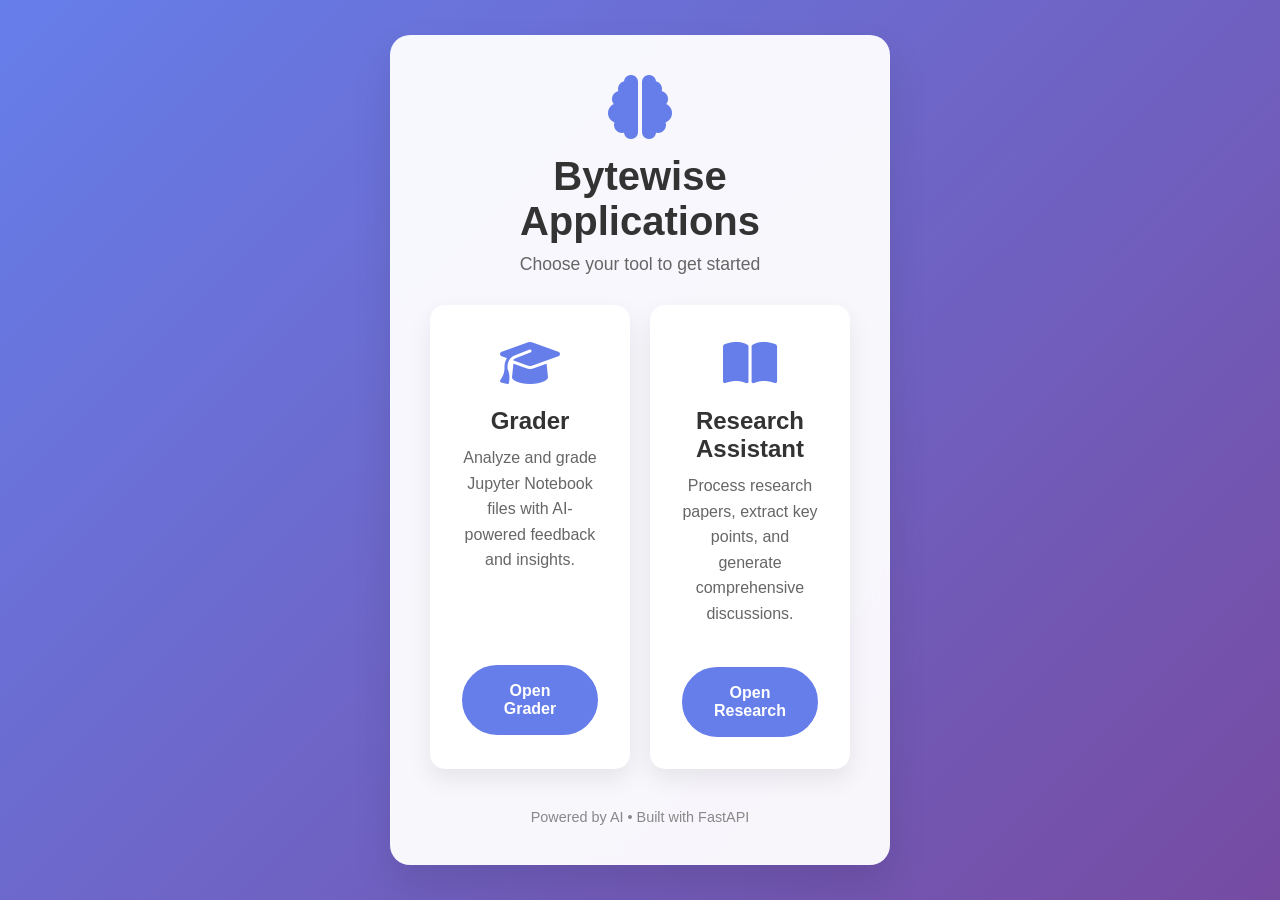
<file: frontend/index.html>
<!DOCTYPE html>
<html lang="en">
<head>
    <meta charset="UTF-8">
    <meta name="viewport" content="width=device-width, initial-scale=1.0">
    <title>Bytewise Applications</title>
    <link rel="stylesheet" href="https://cdnjs.cloudflare.com/ajax/libs/font-awesome/6.4.0/css/all.min.css">
    <style>
        * {
            margin: 0;
            padding: 0;
            box-sizing: border-box;
            font-family: 'Segoe UI', Tahoma, Geneva, Verdana, sans-serif;
        }
        
        body {
            background: linear-gradient(135deg, #667eea 0%, #764ba2 100%);
            min-height: 100vh;
            display: flex;
            align-items: center;
            justify-content: center;
            padding: 20px;
        }
        
        .container {
            text-align: center;
            background: rgba(255, 255, 255, 0.95);
            padding: 40px;
            border-radius: 20px;
            box-shadow: 0 20px 40px rgba(0, 0, 0, 0.1);
            backdrop-filter: blur(10px);
            max-width: 500px;
            width: 100%;
        }
        
        .logo {
            margin-bottom: 30px;
        }
        
        .logo i {
            font-size: 64px;
            color: #667eea;
            margin-bottom: 15px;
        }
        
        .logo h1 {
            color: #333;
            font-size: 2.5rem;
            font-weight: 700;
            margin-bottom: 10px;
        }
        
        .logo p {
            color: #666;
            font-size: 1.1rem;
        }
        
        .apps-grid {
            display: grid;
            grid-template-columns: 1fr;
            gap: 20px;
            margin-top: 30px;
        }
        
        .app-card {
            background: white;
            padding: 30px;
            border-radius: 15px;
            text-decoration: none;
            color: #333;
            transition: all 0.3s ease;
            border: 2px solid transparent;
            box-shadow: 0 10px 25px rgba(0, 0, 0, 0.08);
        }
        
        .app-card:hover {
            transform: translateY(-5px);
            box-shadow: 0 15px 35px rgba(0, 0, 0, 0.15);
            border-color: #667eea;
        }
        
        .app-icon {
            font-size: 48px;
            margin-bottom: 15px;
            color: #667eea;
        }
        
        .app-card h2 {
            font-size: 1.5rem;
            margin-bottom: 10px;
            color: #333;
        }
        
        .app-card p {
            color: #666;
            line-height: 1.6;
        }
        
        .btn {
            display: inline-block;
            padding: 15px 30px;
            background: #667eea;
            color: white;
            text-decoration: none;
            border-radius: 50px;
            font-weight: 600;
            transition: all 0.3s ease;
            margin-top: 15px;
            border: 2px solid #667eea;
        }
        
        .btn:hover {
            background: transparent;
            color: #667eea;
            transform: translateY(-2px);
        }
        
        .footer {
            margin-top: 40px;
            color: #888;
            font-size: 0.9rem;
        }
        
        @media (min-width: 768px) {
            .apps-grid {
                grid-template-columns: 1fr 1fr;
            }
        }
    </style>
</head>
<body>
    <div class="container">
        <div class="logo">
            <i class="fas fa-brain"></i>
            <h1>Bytewise Applications</h1>
            <p>Choose your tool to get started</p>
        </div>
        
        <div class="apps-grid">
            <a href="/app/notebook/" class="app-card">
                <div class="app-icon">
                    <i class="fas fa-graduation-cap"></i>
                </div>
                <h2>Grader</h2>
                <p>Analyze and grade Jupyter Notebook files with AI-powered feedback and insights.</p>
                <p>&nbsp;</p>
                <p>&nbsp;</p>
                <p>&nbsp;</p>
                <span class="btn">Open Grader</span>
            </a>
            
            <a href="/app/research/" class="app-card">
                <div class="app-icon">
                    <i class="fas fa-book-open"></i>
                </div>
                <h2>Research Assistant</h2>
                <p>Process research papers, extract key points, and generate comprehensive discussions.</p>
                <p>&nbsp;</p>


                <span class="btn">Open Research</span>
            </a>
        </div>
        
        <div class="footer">
            <p>Powered by AI • Built with FastAPI</p>
        </div>
    </div>
</body>
</html>
</file>
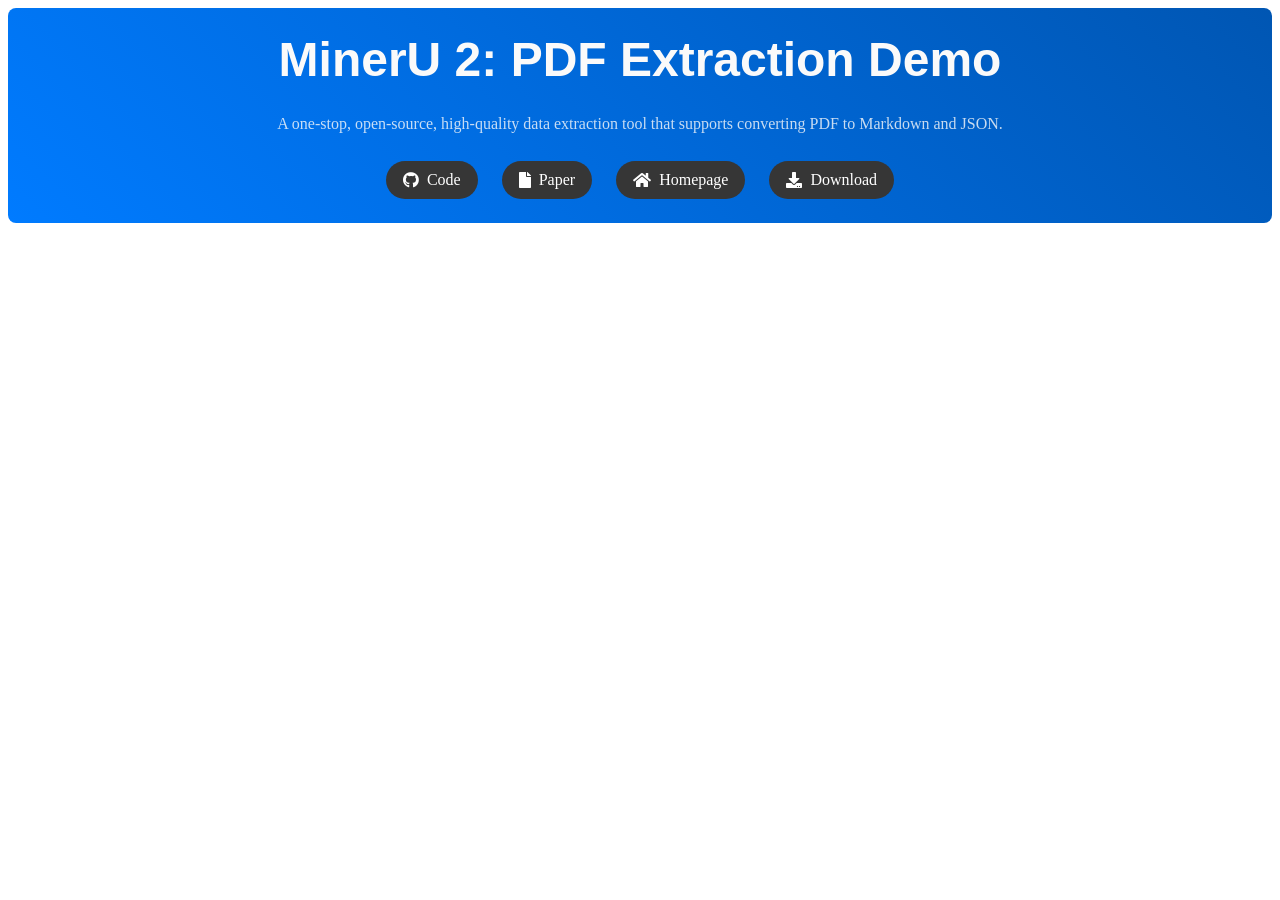
<file: backend/mineru/mineru/resources/header.html>
<html><head>
  <link rel="stylesheet" href="https://use.fontawesome.com/releases/v5.15.4/css/all.css">
<style>
  .link-block {
    border: 1px solid transparent;
    border-radius: 24px;
    background-color: rgba(54, 54, 54, 1);
    cursor: pointer !important;
  }
  .link-block:hover {
    background-color: rgba(54, 54, 54, 0.75) !important;
    cursor: pointer !important;
  }
  .external-link {
    display: inline-flex;
    align-items: center;
    height: 36px;
    line-height: 36px;
    padding: 0 16px;
    cursor: pointer !important;
  }
  .external-link,
  .external-link:hover {
    cursor: pointer !important;
  }
  a {
    text-decoration: none;
  }
</style></head>

<body>
  <div style="
      display: flex;
      flex-direction: column;
      justify-content: center;
      align-items: center;
      text-align: center;
      background: linear-gradient(45deg, #007bff 0%, #0056b3 100%);
      padding: 24px;
      gap: 24px;
      border-radius: 8px;
    ">
    <div style="
        display: flex;
        flex-direction: column;
        align-items: center;
        gap: 16px;
      ">
      <div style="display: flex; flex-direction: column; gap: 8px">
        <h1 style="
            font-size: 48px;
            color: #fafafa;
            margin: 0;
            font-family: 'Trebuchet MS', 'Lucida Sans Unicode',
              'Lucida Grande', 'Lucida Sans', Arial, sans-serif;
          ">
          MinerU 2: PDF Extraction Demo
        </h1>
      </div>
    </div>

    <p style="
        margin: 0;
        line-height: 1.6rem;
        font-size: 16px;
        color: #fafafa;
        opacity: 0.8;
      ">
      A one-stop, open-source, high-quality data extraction tool that supports converting PDF to Markdown and JSON.<br>
    </p>
    <style>
      .link-block {
        display: inline-block;
      }
      .link-block + .link-block {
        margin-left: 20px;
      }
    </style>

    <div class="column has-text-centered">
      <div class="publication-links">
        <!-- Code Link. -->
        <span class="link-block">
          <a href="https://github.com/opendatalab/MinerU" class="external-link button is-normal is-rounded is-dark" style="text-decoration: none; cursor: pointer">
            <span class="icon" style="margin-right: 4px">
              <i class="fab fa-github" style="color: white; margin-right: 4px"></i>
            </span>
            <span style="color: white">Code</span>
          </a>
        </span>

        <!-- arXiv Link. -->
        <span class="link-block">
          <a href="https://arxiv.org/abs/2409.18839" class="external-link button is-normal is-rounded is-dark" style="text-decoration: none; cursor: pointer">
            <span class="icon" style="margin-right: 8px">
              <i class="fas fa-file" style="color: white"></i>
            </span>
            <span style="color: white">Paper</span>
          </a>
        </span>

        <!-- Homepage Link. -->
        <span class="link-block">
          <a href="https://mineru.net/home?source=online" class="external-link button is-normal is-rounded is-dark" style="text-decoration: none; cursor: pointer">
            <span class="icon" style="margin-right: 8px">
              <i class="fas fa-home" style="color: white"></i>
            </span>
            <span style="color: white">Homepage</span>
          </a>
        </span>

        <!-- Client Link. -->
        <span class="link-block">
          <a href="https://mineru.net/client?source=online" class="external-link button is-normal is-rounded is-dark" style="text-decoration: none; cursor: pointer">
            <span class="icon" style="margin-right: 8px">
              <i class="fas fa-download" style="color: white"></i>
            </span>
            <span style="color: white">Download</span>
          </a>
        </span>

      </div>
    </div>

    <!-- New Demo Links -->
  </div>


</body></html>
</file>
